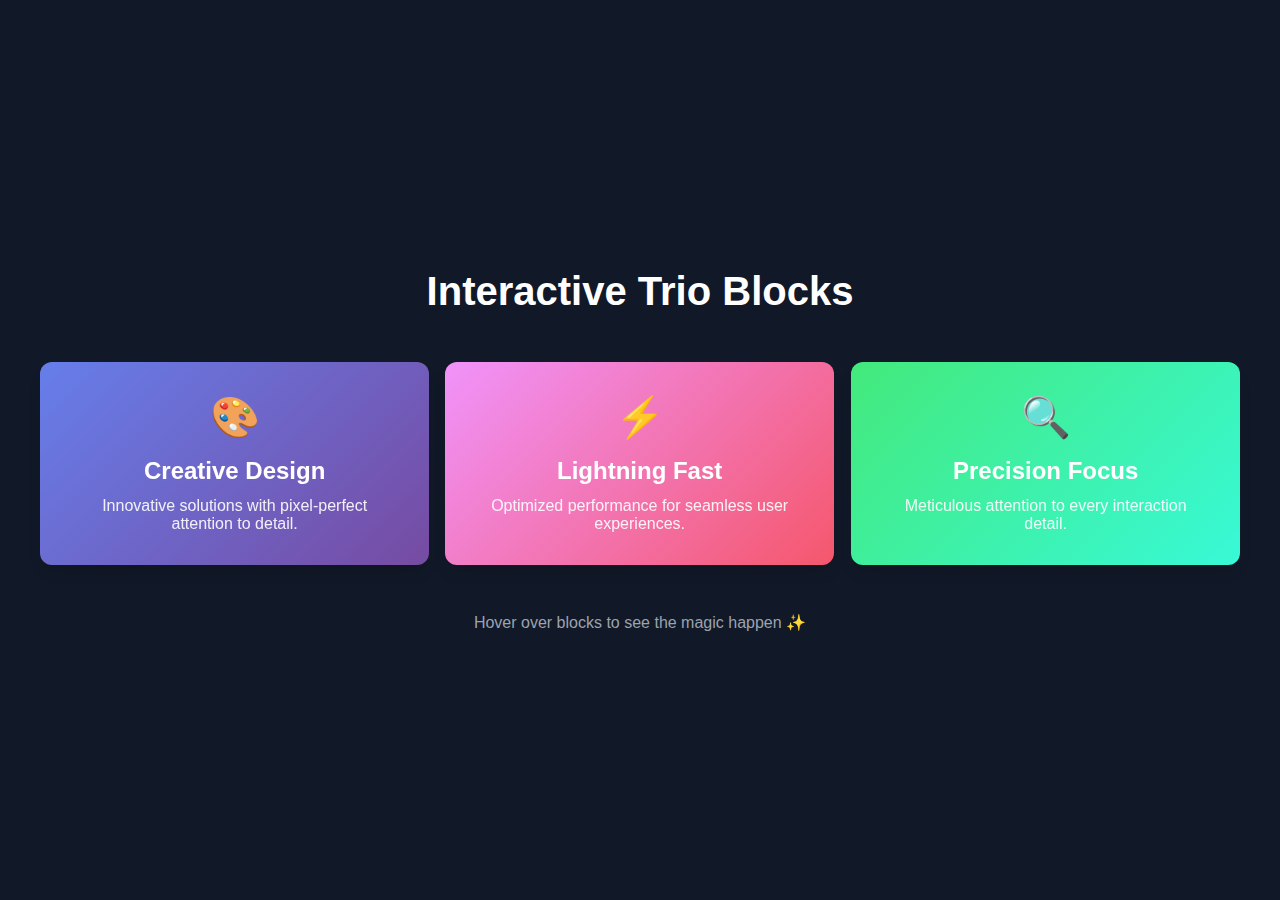
<file: erro.html>
<!DOCTYPE html>
<html lang="en">
<head>
    <meta charset="UTF-8">
    <meta name="viewport" content="width=device-width, initial-scale=1.0">
    <title>TrioBlocks - Interactive Trio Showcase</title>
    <style>
        * {
            box-sizing: border-box;
            margin: 0;
            padding: 0;
        }
        
        body {
            background-color: #111827;
            min-height: 100vh;
            display: flex;
            align-items: center;
            justify-content: center;
            padding: 20px;
            font-family: Arial, sans-serif;
        }
        
        .container {
            width: 100%;
            max-width: 1200px;
            margin: 0 auto;
        }
        
        h1 {
            color: white;
            font-size: 2rem;
            text-align: center;
            margin-bottom: 3rem;
            font-weight: bold;
        }
        
        @media (min-width: 768px) {
            h1 {
                font-size: 2.5rem;
            }
        }
        
        @media (prefers-reduced-motion: reduce) {
            .trio-block {
                transition: none !important;
            }
        }
        
        .trio-container {
            display: flex;
            flex-direction: column;
            gap: 1.5rem;
            transform: translateZ(0);
        }
        
        @media (min-width: 768px) {
            .trio-container {
                flex-direction: row;
                gap: 1rem;
            }
        }
        
        .trio-block {
            transition: all 0.3s ease;
            transform: translateZ(0);
            will-change: transform, filter, opacity;
            border-radius: 12px;
            padding: 2rem;
            flex: 1;
            display: flex;
            flex-direction: column;
            align-items: center;
            justify-content: center;
            color: white;
            box-shadow: 0 10px 15px -3px rgba(0, 0, 0, 0.1), 0 4px 6px -2px rgba(0, 0, 0, 0.05);
        }
        
        .trio-container:hover .trio-block:not(:hover) {
            opacity: 0.8;
            filter: blur(2px);
            transform: scale(0.98);
        }
        
        .trio-block:hover {
            transform: scale(1.05);
            z-index: 10;
        }
        
        .trio-block div {
            font-size: 2.5rem;
            margin-bottom: 1rem;
        }
        
        .trio-block h2 {
            font-size: 1.25rem;
            font-weight: bold;
            margin-bottom: 0.75rem;
        }
        
        @media (min-width: 768px) {
            .trio-block h2 {
                font-size: 1.5rem;
            }
        }
        
        .trio-block p {
            text-align: center;
            opacity: 0.9;
        }
        
        .gradient-1 {
            background: linear-gradient(135deg, #667eea 0%, #764ba2 100%);
        }
        
        .gradient-2 {
            background: linear-gradient(135deg, #f093fb 0%, #f5576c 100%);
        }
        
        .gradient-3 {
            background: linear-gradient(135deg, #43e97b 0%, #38f9d7 100%);
        }
        
        .footer {
            margin-top: 3rem;
            text-align: center;
            color: #9CA3AF;
        }
    </style>
</head>
<body>
    <div class="container">
        <h1>Interactive Trio Blocks</h1>
        
        <div class="trio-container">
            <!-- Block 1 -->
            <div class="trio-block gradient-1">
                <div>🎨</div>
                <h2>Creative Design</h2>
                <p>Innovative solutions with pixel-perfect attention to detail.</p>
            </div>
            
            <!-- Block 2 -->
            <div class="trio-block gradient-2">
                <div>⚡</div>
                <h2>Lightning Fast</h2>
                <p>Optimized performance for seamless user experiences.</p>
            </div>
            
            <!-- Block 3 -->
            <div class="trio-block gradient-3">
                <div>🔍</div>
                <h2>Precision Focus</h2>
                <p>Meticulous attention to every interaction detail.</p>
            </div>
        </div>
        
        <div class="footer">
            <p>Hover over blocks to see the magic happen  ✨</p>
        </div>
    </div>

    <script>
        document.addEventListener('DOMContentLoaded', function() {
            const blocks = document.querySelectorAll('.trio-block');
            
            blocks.forEach(block => {
                block.addEventListener('mouseenter', function() {
                    this.style.zIndex = '10';
                });
                
                block.addEventListener('mouseleave', function() {
                    this.style.zIndex = '';
                });
            });
        });
    </script>
</body>
</html>
</file>
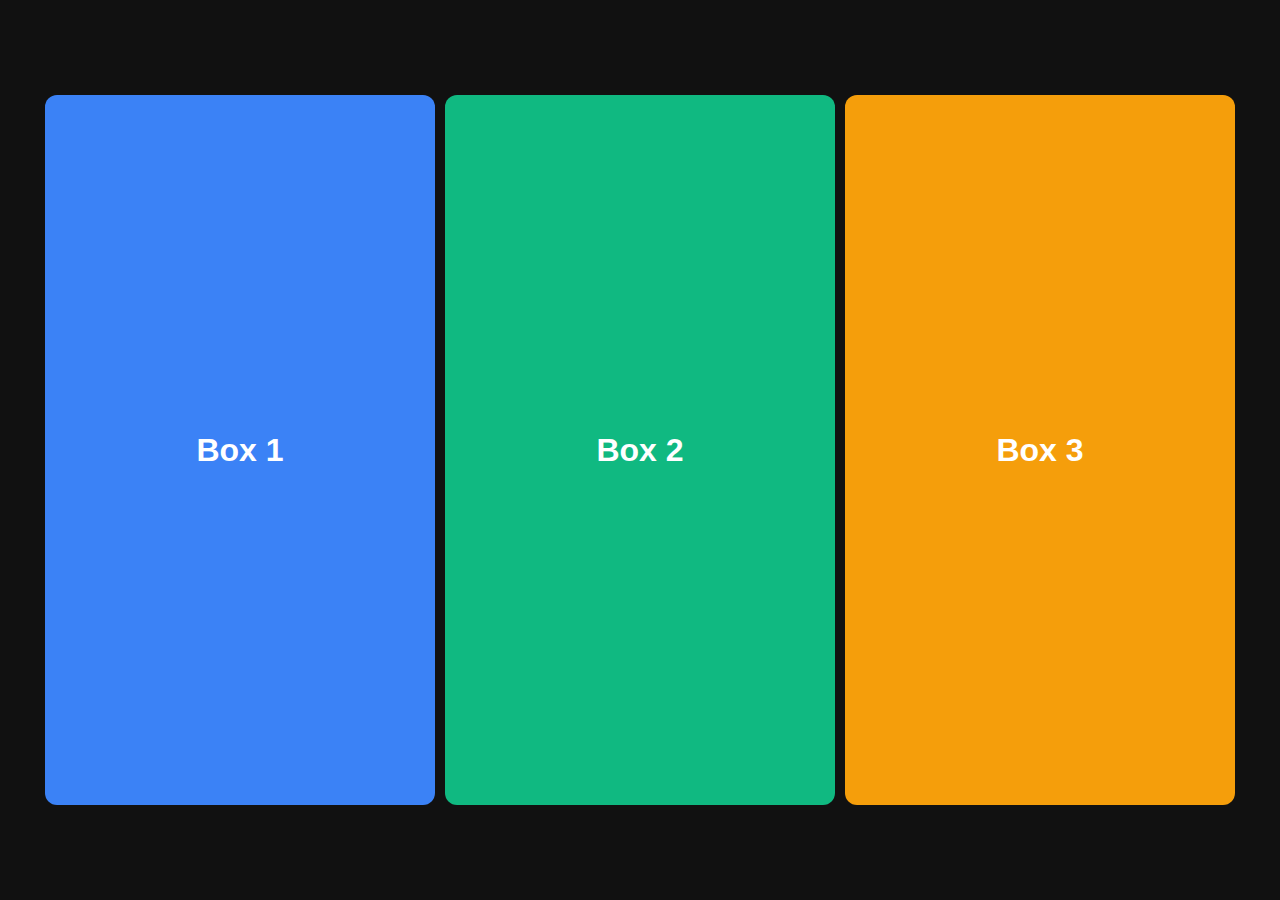
<file: tst.html>
<!DOCTYPE html>
<html lang="pt-BR">
<head>
  <meta charset="UTF-8">
  <meta name="viewport" content="width=device-width, initial-scale=1.0">
  <title>Seção com Animações</title>
  <style>
    * {
      margin: 0;
      padding: 0;
      box-sizing: border-box;
    }

    body {
      background: #111;
      color: #fff;
      font-family: Arial, sans-serif;
      display: flex;
      justify-content: center;
      align-items: center;
      min-height: 100vh;
    }

    .container {
      display: flex;
      flex-direction: row;
      width: 100%;
      max-width: 1200px;
      height: 80vh;
    }

    .box {
      flex: 1;
      margin: 5px;
      background: #222;
      border-radius: 12px;
      display: flex;
      justify-content: center;
      align-items: center;
      font-size: 2rem;
      font-weight: bold;
      transition: all 0.4s ease;
      position: relative;
      z-index: 1;
    }

    /* Efeito hover */
    .box:hover {
      transform: scale(1.1);
      z-index: 5;
    }

    .container:hover .box:not(:hover) {
      filter: blur(4px) brightness(0.6);
      transform: scale(0.95);
    }

    /* Mobile - empilhar */
    @media (max-width: 409px) {
      .container {
        flex-direction: column;
        height: auto;
        align-items: stretch; /* faz os quadrados ocuparem toda a largura */
      }
      .box {
        height: 600px;
        width: 100%; /* garante que ocupem toda a largura no mobile */
      }
    }

    /* Cores diferentes só pra visualizar */
    .box:nth-child(1) { background: #3b82f6; }
    .box:nth-child(2) { background: #10b981; }
    .box:nth-child(3) { background: #f59e0b; }
  </style>
</head>
<body>
  <div class="container">
    <div class="box">Box 1</div>
    <div class="box">Box 2</div>
    <div class="box">Box 3</div>
  </div>
</body>
</html>
</file>
